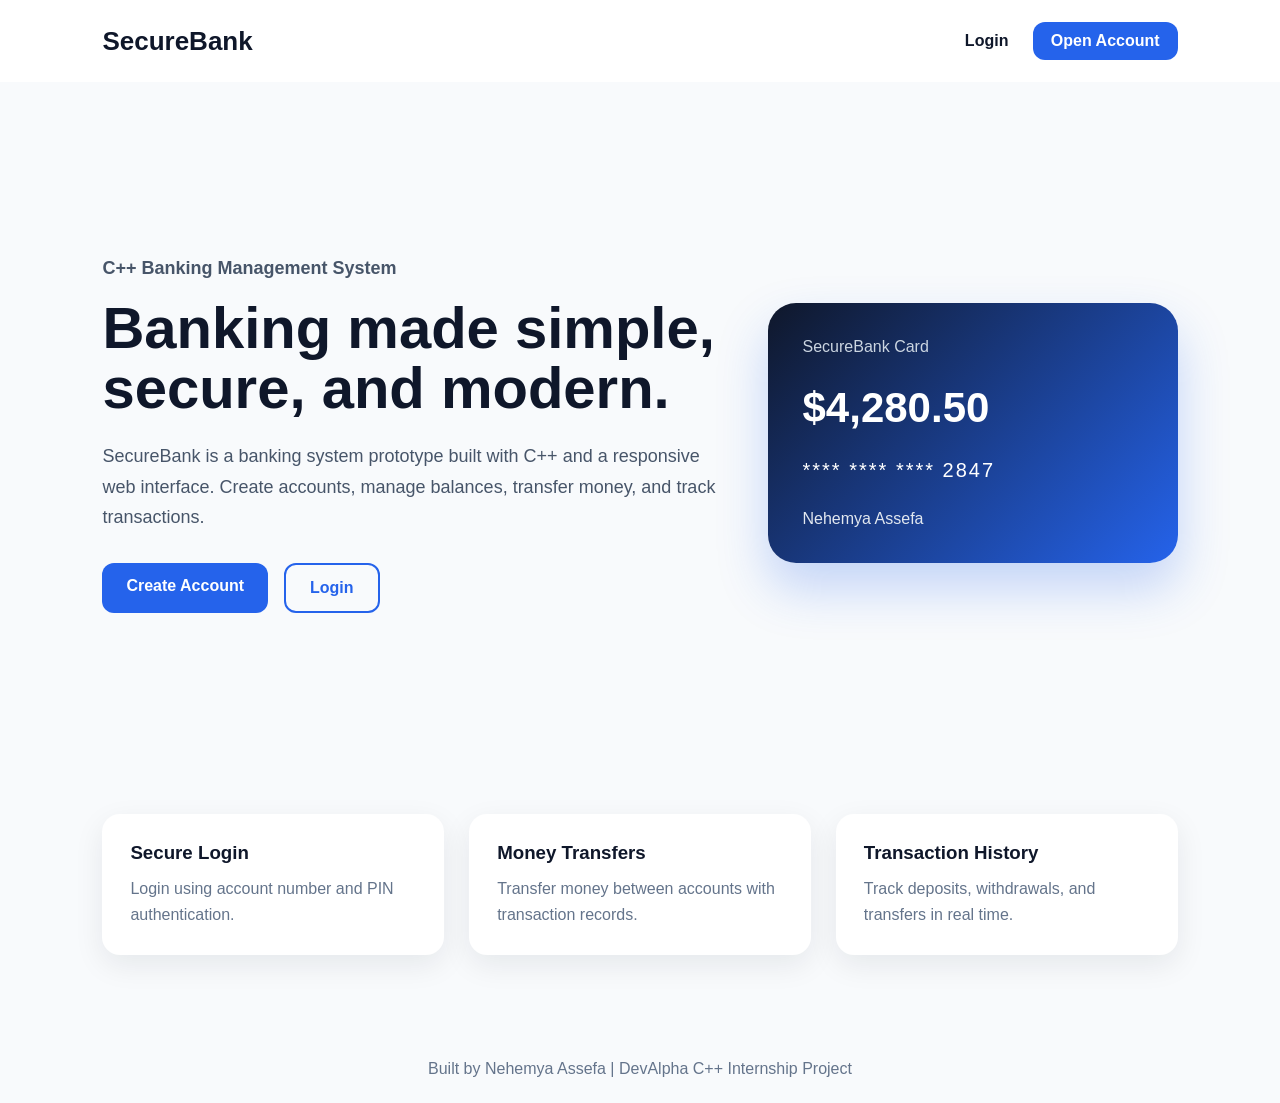
<file: SecureBank/index.html>
<!DOCTYPE html>
<html lang="en">
<head>
  <meta charset="UTF-8" />
  <meta name="viewport" content="width=device-width, initial-scale=1.0" />
  <title>SecureBank | Modern Digital Banking</title>
  <link rel="stylesheet" href="website/css/style.css" />
</head>
<body>
  <nav class="navbar">
    <h2 class="logo">SecureBank</h2>
    <div>
      <a href="login.html">Login</a>
      <a class="btn small" href="signup.html">Open Account</a>
    </div>
  </nav>

  <section class="hero">
    <div class="hero-text">
      <p class="tag">C++ Banking Management System</p>
      <h1>Banking made simple, secure, and modern.</h1>
      <p>
        SecureBank is a banking system prototype built with C++ and a responsive web interface.
        Create accounts, manage balances, transfer money, and track transactions.
      </p>
      <div class="hero-buttons">
        <a class="btn" href="signup.html">Create Account</a>
        <a class="btn outline" href="login.html">Login</a>
      </div>
    </div>

    <div class="bank-card">
      <p>SecureBank Card</p>
      <h2>$4,280.50</h2>
      <span>**** **** **** 2847</span>
      <small>Nehemya Assefa</small>
    </div>
  </section>

  <section class="features">
    <div class="feature-card">
      <h3>Secure Login</h3>
      <p>Login using account number and PIN authentication.</p>
    </div>
    <div class="feature-card">
      <h3>Money Transfers</h3>
      <p>Transfer money between accounts with transaction records.</p>
    </div>
    <div class="feature-card">
      <h3>Transaction History</h3>
      <p>Track deposits, withdrawals, and transfers in real time.</p>
    </div>
  </section>

  <footer>
    <p>Built by Nehemya Assefa | DevAlpha C++ Internship Project</p>
  </footer>
</body>
</html>
</file>
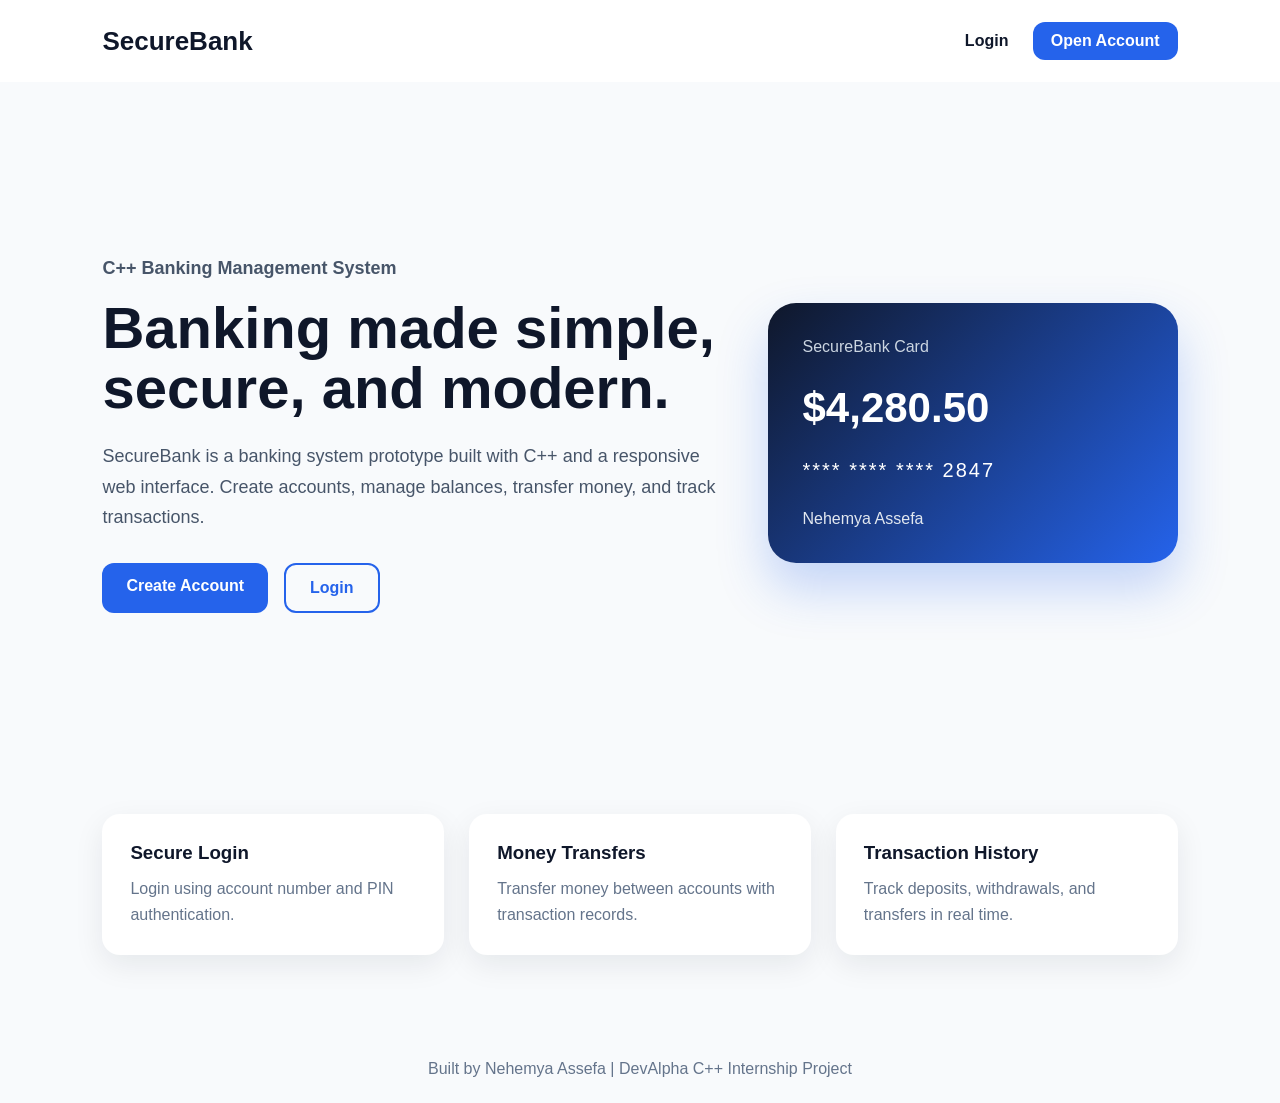
<file: SecureBank/website/index.html>
<!DOCTYPE html>
<html lang="en">
<head>
  <meta charset="UTF-8" />
  <meta name="viewport" content="width=device-width, initial-scale=1.0" />
  <title>SecureBank | Modern Digital Banking</title>
  <link rel="stylesheet" href="css/style.css" />
</head>
<body>
  <nav class="navbar">
    <h2 class="logo">SecureBank</h2>
    <div>
      <a href="login.html">Login</a>
      <a class="btn small" href="signup.html">Open Account</a>
    </div>
  </nav>

  <section class="hero">
    <div class="hero-text">
      <p class="tag">C++ Banking Management System</p>
      <h1>Banking made simple, secure, and modern.</h1>
      <p>
        SecureBank is a banking system prototype built with C++ and a responsive web interface.
        Create accounts, manage balances, transfer money, and track transactions.
      </p>
      <div class="hero-buttons">
        <a class="btn" href="signup.html">Create Account</a>
        <a class="btn outline" href="login.html">Login</a>
      </div>
    </div>

    <div class="bank-card">
      <p>SecureBank Card</p>
      <h2>$4,280.50</h2>
      <span>**** **** **** 2847</span>
      <small>Nehemya Assefa</small>
    </div>
  </section>

  <section class="features">
    <div class="feature-card">
      <h3>Secure Login</h3>
      <p>Login using account number and PIN authentication.</p>
    </div>
    <div class="feature-card">
      <h3>Money Transfers</h3>
      <p>Transfer money between accounts with transaction records.</p>
    </div>
    <div class="feature-card">
      <h3>Transaction History</h3>
      <p>Track deposits, withdrawals, and transfers in real time.</p>
    </div>
  </section>

  <footer>
    <p>Built by Nehemya Assefa | DevAlpha C++ Internship Project</p>
  </footer>
</body>
</html>
</file>
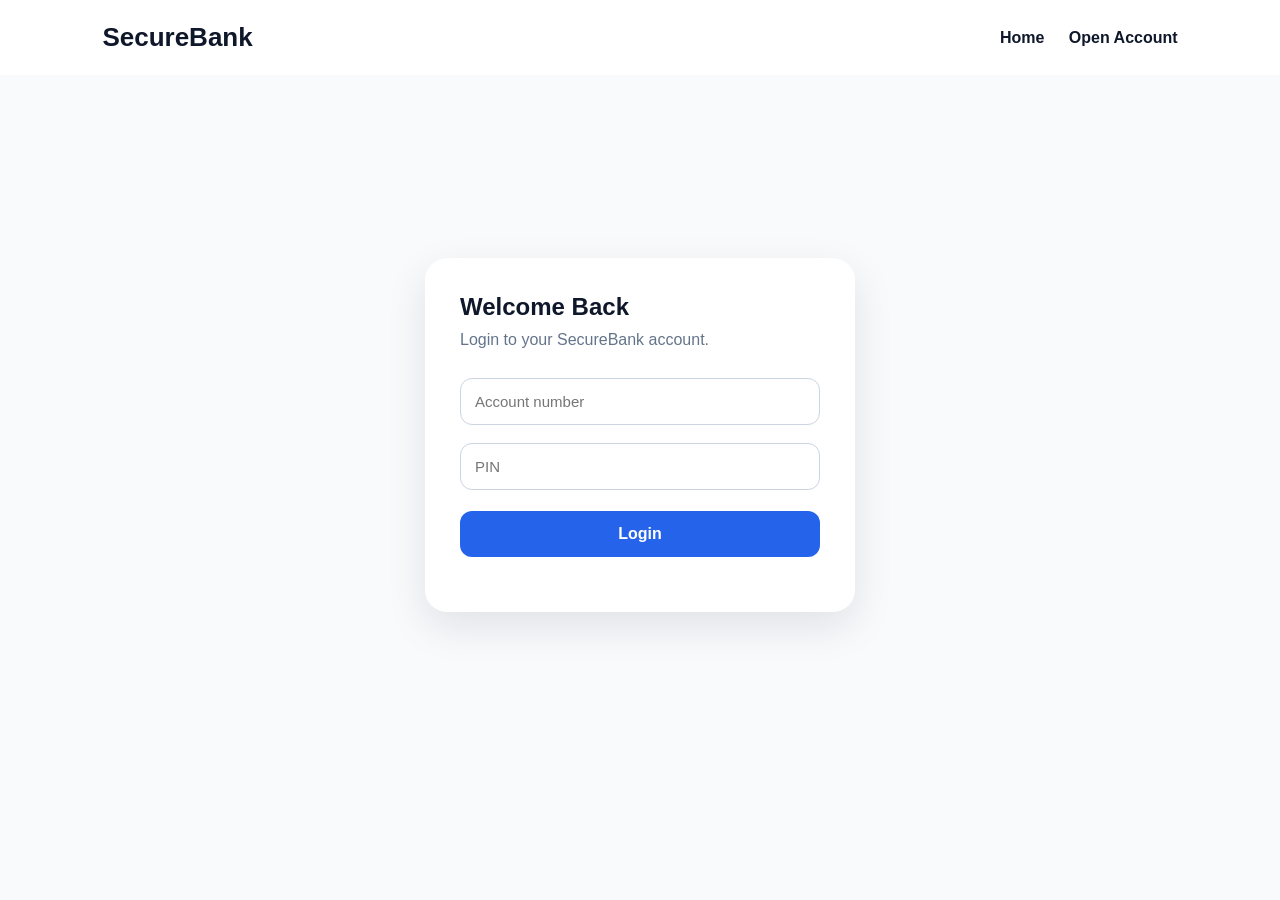
<file: SecureBank/dashboard.html>
<!DOCTYPE html>
<html lang="en">
<head>
  <meta charset="UTF-8" />
  <meta name="viewport" content="width=device-width, initial-scale=1.0" />
  <title>Dashboard | SecureBank</title>
  <link rel="stylesheet" href="css/style.css" />
</head>
<body class="dark-app">
  <div class="app-layout">
    <aside class="sidebar">
      <h2>SecureBank</h2>
      <a href="dashboard.html">Dashboard</a>
      <a href="#">Transfers</a>
      <a href="#">Transactions</a>
      <a href="#">Settings</a>
      <button onclick="logout()">Logout</button>
    </aside>

    <main class="dashboard-main">
      <section class="dashboard-header">
        <div>
          <p>Welcome back</p>
          <h1 id="userName">User</h1>
        </div>
        <div class="profile-circle">SB</div>
      </section>

      <section class="dashboard-grid">
        <div class="balance-card">
          <p>Total Balance</p>
          <h2 id="balance">$0.00</h2>
          <span>SecureBank Checking</span>
        </div>

        <div class="virtual-card">
          <p>SecureBank Card</p>
          <h3>**** **** **** 2847</h3>
          <span id="cardName">Account Holder</span>
        </div>

        <div class="action-card">
          <h3>Quick Actions</h3>
          <input type="number" id="amount" placeholder="Amount" />
          <button onclick="depositMoney()">Deposit</button>
          <button onclick="withdrawMoney()">Withdraw</button>
        </div>

        <div class="action-card">
          <h3>Transfer Money</h3>
          <input type="number" id="receiverAccount" placeholder="Receiver account number" />
          <input type="number" id="transferAmount" placeholder="Amount" />
          <button onclick="transferMoney()">Transfer</button>
        </div>

        <div class="transactions-card">
          <h3>Recent Transactions</h3>
          <ul id="transactions"></ul>
        </div>

        <div class="chart-card">
          <h3>Weekly Activity</h3>
          <div class="bars">
            <span style="height: 50%"></span>
            <span style="height: 75%"></span>
            <span style="height: 40%"></span>
            <span style="height: 90%"></span>
            <span style="height: 60%"></span>
          </div>
        </div>
      </section>
    </main>
  </div>

  <script src="js/script.js"></script>
</body>
</html>
</file>
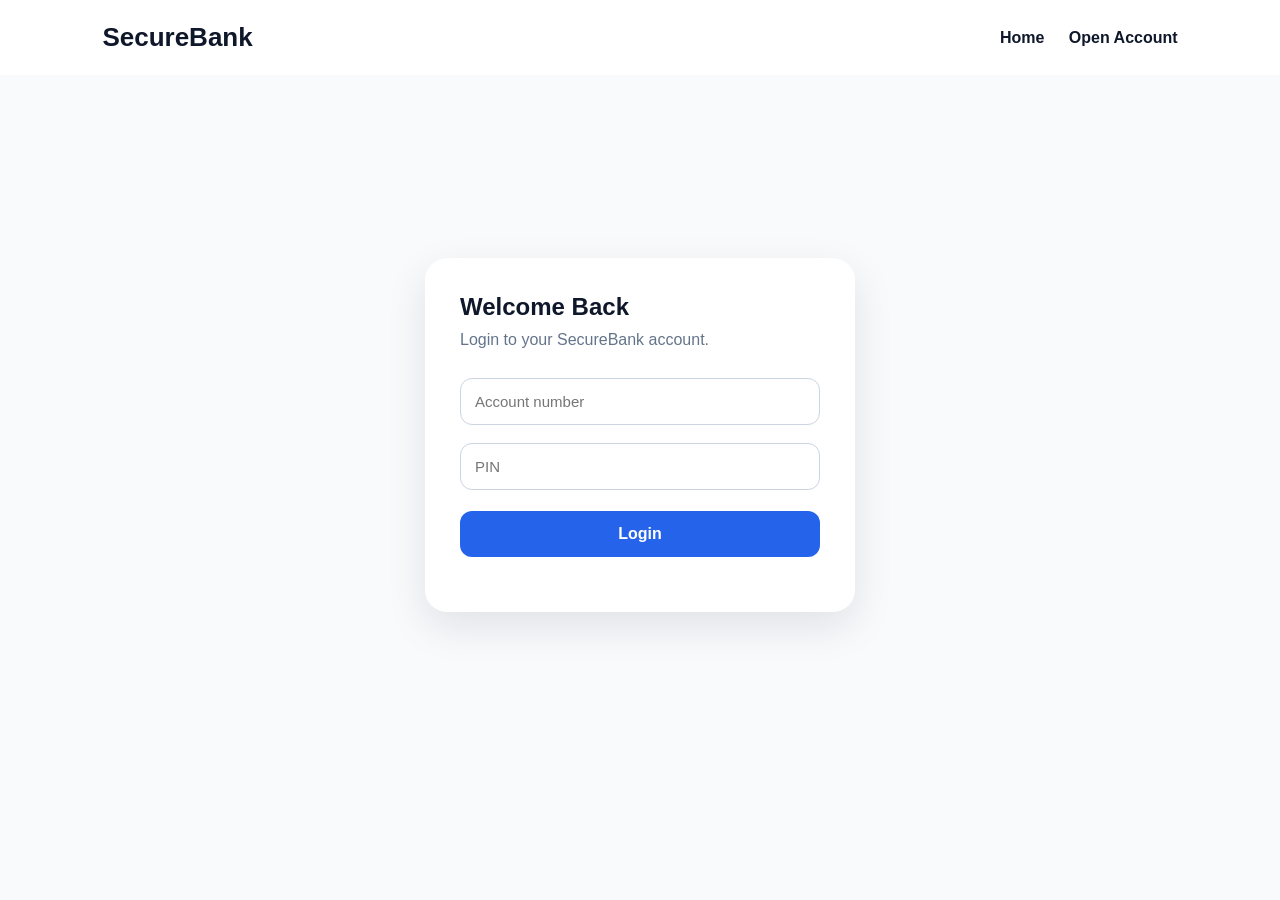
<file: SecureBank/login.html>
<!DOCTYPE html>
<html lang="en">
<head>
  <meta charset="UTF-8" />
  <meta name="viewport" content="width=device-width, initial-scale=1.0" />
  <title>Login | SecureBank</title>
  <link rel="stylesheet" href="css/style.css" />
</head>
<body>
  <nav class="navbar">
    <h2 class="logo">SecureBank</h2>
    <div>
      <a href="index.html">Home</a>
      <a href="signup.html">Open Account</a>
    </div>
  </nav>

  <section class="form-page">
    <div class="form-card">
      <h1>Welcome Back</h1>
      <p>Login to your SecureBank account.</p>

      <input type="number" id="loginAccount" placeholder="Account number" />
      <input type="password" id="loginPin" placeholder="PIN" />

      <button onclick="login()">Login</button>

      <p id="loginResult"></p>
    </div>
  </section>

  <script src="website/js/script.js"></script>
</body>
</html>
</file>
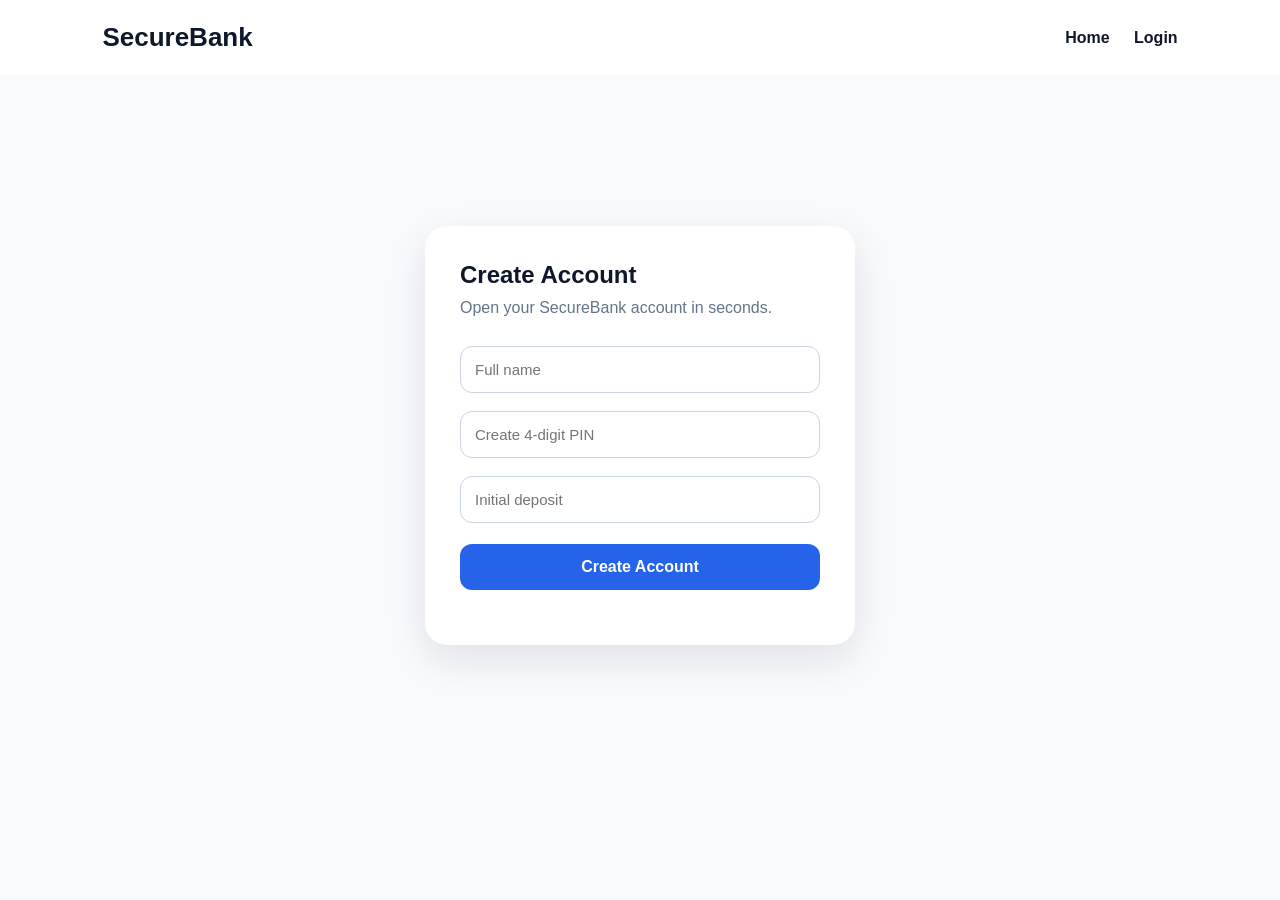
<file: SecureBank/signup.html>
<!DOCTYPE html>
<html lang="en">
<head>
  <meta charset="UTF-8" />
  <meta name="viewport" content="width=device-width, initial-scale=1.0" />
  <title>Create Account | SecureBank</title>
  <link rel="stylesheet" href="css/style.css" />
</head>
<body>
  <nav class="navbar">
    <h2 class="logo">SecureBank</h2>
    <div>
      <a href="index.html">Home</a>
      <a href="login.html">Login</a>
    </div>
  </nav>

  <section class="form-page">
    <div class="form-card">
      <h1>Create Account</h1>
      <p>Open your SecureBank account in seconds.</p>

      <input type="text" id="name" placeholder="Full name" />
      <input type="password" id="pin" placeholder="Create 4-digit PIN" />
      <input type="number" id="deposit" placeholder="Initial deposit" />

      <button onclick="createAccount()">Create Account</button>

      <p id="accountResult"></p>
    </div>
  </section>

  <script src="js/script.js"></script>
</body>
</html>
</file>
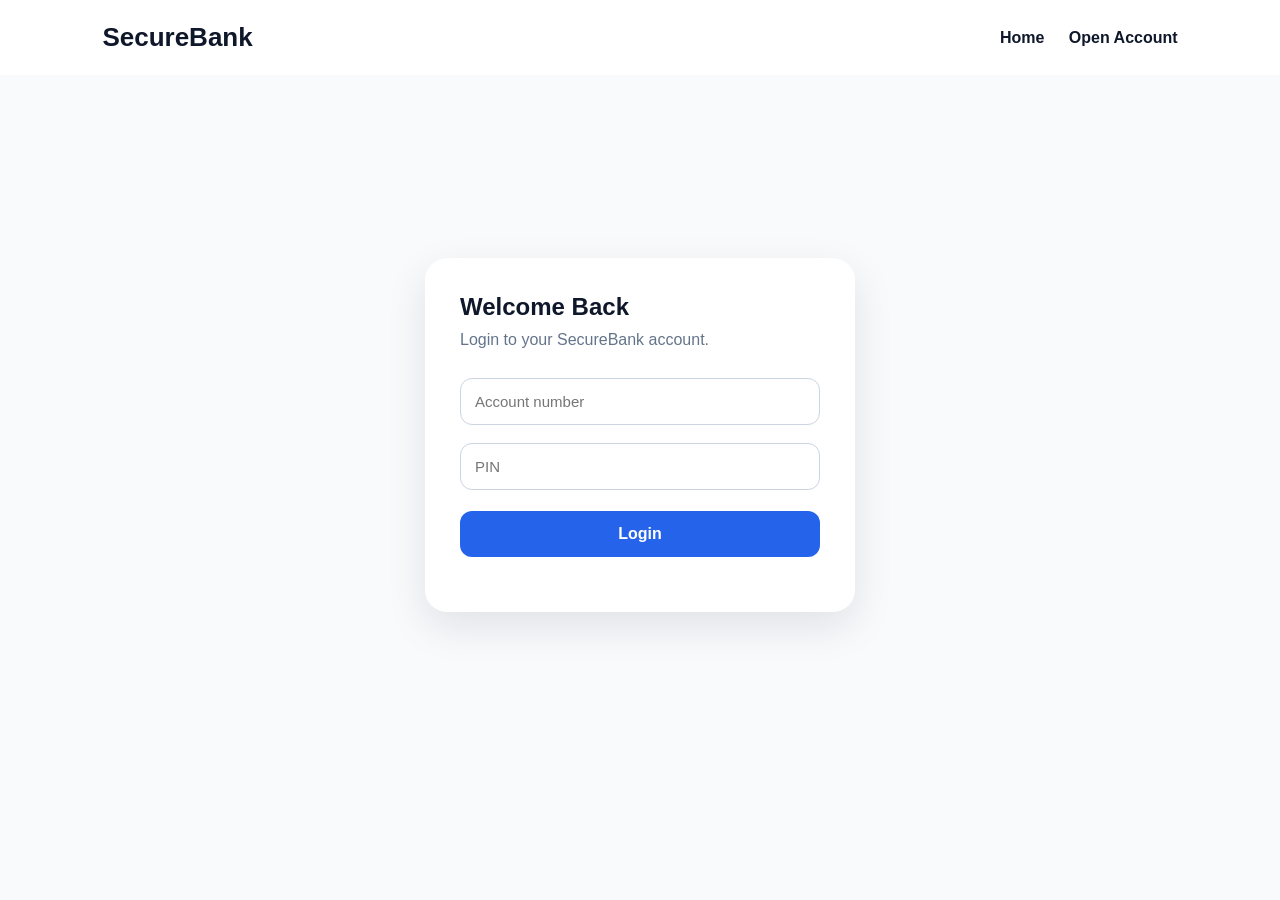
<file: SecureBank/website/dashboard.html>
<!DOCTYPE html>
<html lang="en">
<head>
  <meta charset="UTF-8" />
  <meta name="viewport" content="width=device-width, initial-scale=1.0" />
  <title>Dashboard | SecureBank</title>
  <link rel="stylesheet" href="css/style.css" />
</head>
<body class="dark-app">
  <div class="app-layout">
    <aside class="sidebar">
      <h2>SecureBank</h2>
      <a href="dashboard.html">Dashboard</a>
      <a href="#">Transfers</a>
      <a href="#">Transactions</a>
      <a href="#">Settings</a>
      <button onclick="logout()">Logout</button>
    </aside>

    <main class="dashboard-main">
      <section class="dashboard-header">
        <div>
          <p>Welcome back</p>
          <h1 id="userName">User</h1>
        </div>
        <div class="profile-circle">SB</div>
      </section>

      <section class="dashboard-grid">
        <div class="balance-card">
          <p>Total Balance</p>
          <h2 id="balance">$0.00</h2>
          <span>SecureBank Checking</span>
        </div>

        <div class="virtual-card">
          <p>SecureBank Card</p>
          <h3>**** **** **** 2847</h3>
          <span id="cardName">Account Holder</span>
        </div>

        <div class="action-card">
          <h3>Quick Actions</h3>
          <input type="number" id="amount" placeholder="Amount" />
          <button onclick="depositMoney()">Deposit</button>
          <button onclick="withdrawMoney()">Withdraw</button>
        </div>

        <div class="action-card">
          <h3>Transfer Money</h3>
          <input type="number" id="receiverAccount" placeholder="Receiver account number" />
          <input type="number" id="transferAmount" placeholder="Amount" />
          <button onclick="transferMoney()">Transfer</button>
        </div>

        <div class="transactions-card">
            <h3>Recent Transactions</h3>
          
            <input
              type="text"
              id="searchTransaction"
              placeholder=" Search transactions..."
              onkeyup="searchTransactions()"
            />
          
            <button onclick="downloadCSV()">Download Statement</button>
          
            <ul id="transactions"></ul>
          </div>

        <div class="chart-card">
          <h3>Weekly Activity</h3>
          <div class="bars">
            <span style="height: 50%"></span>
            <span style="height: 75%"></span>
            <span style="height: 40%"></span>
            <span style="height: 90%"></span>
            <span style="height: 60%"></span>
          </div>
        </div>
      </section>
    </main>
  </div>

  <script src="js/script.js"></script>
</body>
</html>
<div class="stats-card">
    <h3>Account Stats</h3>
    <div class="stats-grid">
      <div>
        <p>Total Transactions</p>
        <h2 id="totalTransactions">0</h2>
      </div>
      <div>
        <p>Deposits</p>
        <h2 id="depositCount">0</h2>
      </div>
      <div>
        <p>Withdrawals</p>
        <h2 id="withdrawCount">0</h2>
      </div>
      <div>
        <p>Transfers</p>
        <h2 id="transferCount">0</h2>
      </div>
    </div>
  </div>
</file>
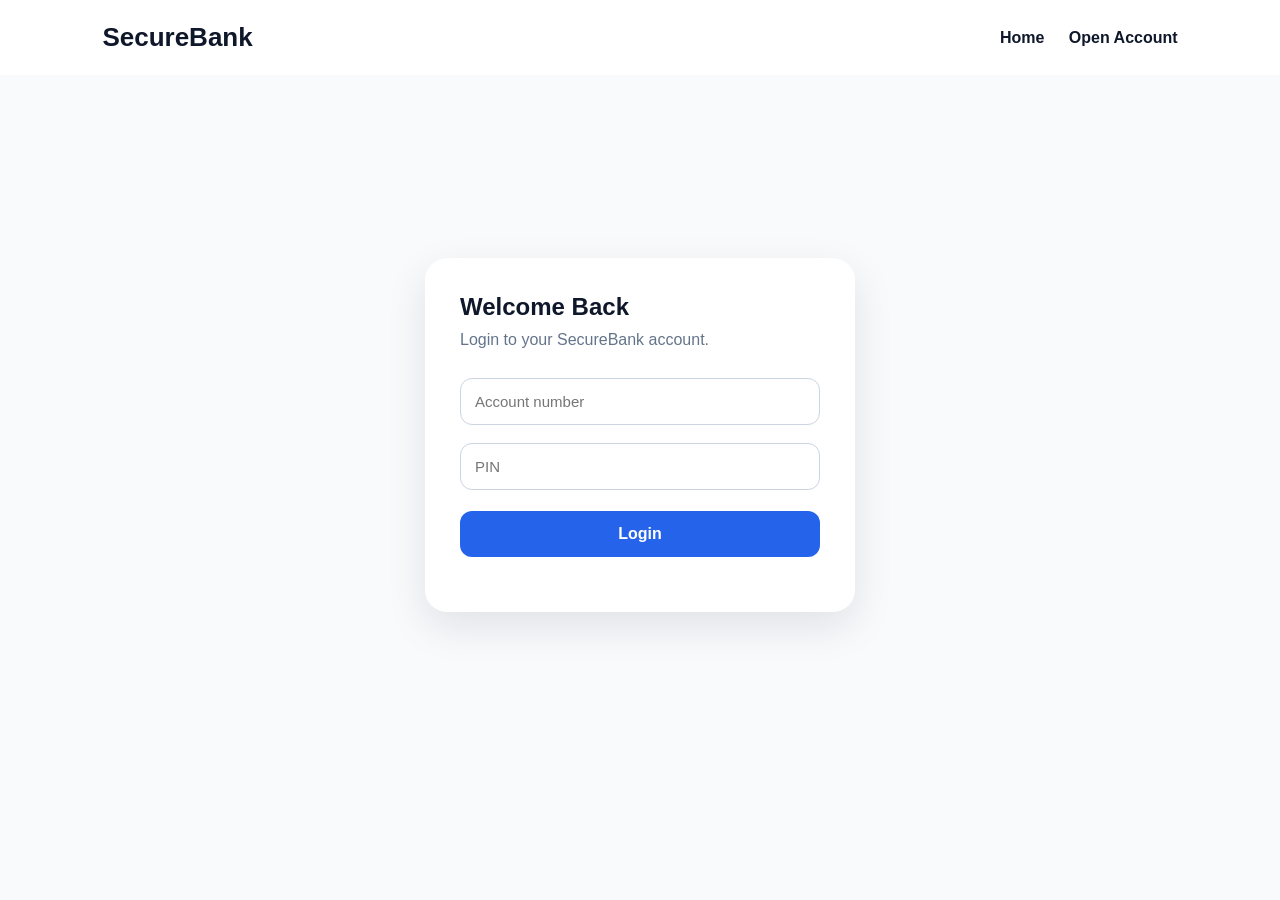
<file: SecureBank/website/login.html>
<!DOCTYPE html>
<html lang="en">
<head>
  <meta charset="UTF-8" />
  <meta name="viewport" content="width=device-width, initial-scale=1.0" />
  <title>Login | SecureBank</title>
  <link rel="stylesheet" href="css/style.css" />
</head>
<body>
  <nav class="navbar">
    <h2 class="logo">SecureBank</h2>
    <div>
      <a href="index.html">Home</a>
      <a href="signup.html">Open Account</a>
    </div>
  </nav>

  <section class="form-page">
    <div class="form-card">
      <h1>Welcome Back</h1>
      <p>Login to your SecureBank account.</p>

      <input type="number" id="loginAccount" placeholder="Account number" />
      <input type="password" id="loginPin" placeholder="PIN" />

      <button onclick="login()">Login</button>

      <p id="loginResult"></p>
    </div>
  </section>

  <script src="js/script.js"></script>
</body>
</html>
</file>
<file: SecureBank/website/css/style.css>
* {
    margin: 0;
    padding: 0;
    box-sizing: border-box;
    font-family: Arial, sans-serif;
  }
  
  body {
    background: #f8fafc;
    color: #0f172a;
  }
  
  .navbar {
    width: 100%;
    padding: 22px 8%;
    display: flex;
    justify-content: space-between;
    align-items: center;
    background: white;
  }
  
  .logo {
    font-size: 26px;
    color: #0f172a;
  }
  
  .navbar a {
    margin-left: 20px;
    text-decoration: none;
    color: #0f172a;
    font-weight: 600;
  }
  
  .btn {
    display: inline-block;
    background: #2563eb;
    color: white !important;
    padding: 14px 24px;
    border-radius: 12px;
    text-decoration: none;
    font-weight: 700;
  }
  
  .btn:hover {
    background: #1d4ed8;
  }
  
  .btn.small {
    padding: 10px 18px;
  }
  
  .btn.outline {
    background: transparent;
    color: #2563eb !important;
    border: 2px solid #2563eb;
  }
  
  .hero {
    min-height: 78vh;
    padding: 70px 8%;
    display: grid;
    grid-template-columns: 1.2fr 0.8fr;
    align-items: center;
    gap: 50px;
  }
  
  .tag {
    color: #2563eb;
    font-weight: 700;
    margin-bottom: 14px;
  }
  
  .hero-text h1 {
    font-size: 58px;
    line-height: 1.05;
    margin-bottom: 22px;
  }
  
  .hero-text p {
    font-size: 18px;
    color: #475569;
    max-width: 620px;
    line-height: 1.7;
  }
  
  .hero-buttons {
    margin-top: 30px;
    display: flex;
    gap: 16px;
  }
  
  .bank-card {
    background: linear-gradient(135deg, #0f172a, #2563eb);
    color: white;
    padding: 35px;
    border-radius: 28px;
    min-height: 260px;
    box-shadow: 0 25px 50px rgba(37, 99, 235, 0.25);
    display: flex;
    flex-direction: column;
    justify-content: space-between;
  }
  
  .bank-card p {
    color: #cbd5e1;
  }
  
  .bank-card h2 {
    font-size: 42px;
  }
  
  .bank-card span {
    font-size: 20px;
    letter-spacing: 2px;
  }
  
  .bank-card small {
    font-size: 16px;
    color: #e2e8f0;
  }
  
  .features {
    padding: 30px 8% 80px;
    display: grid;
    grid-template-columns: repeat(3, 1fr);
    gap: 25px;
  }
  
  .feature-card {
    background: white;
    padding: 28px;
    border-radius: 18px;
    box-shadow: 0 10px 30px rgba(15, 23, 42, 0.08);
  }
  
  .feature-card h3 {
    margin-bottom: 12px;
  }
  
  .feature-card p {
    color: #64748b;
    line-height: 1.6;
  }
  
  footer {
    text-align: center;
    padding: 25px;
    color: #64748b;
  }
  
  @media (max-width: 850px) {
    .hero {
      grid-template-columns: 1fr;
      padding-top: 45px;
    }
  
    .hero-text h1 {
      font-size: 42px;
    }
  
    .features {
      grid-template-columns: 1fr;
    }
  
    .hero-buttons {
      flex-direction: column;
    }
  }
    
  .form-page {
    min-height: 80vh;
    display: flex;
    justify-content: center;
    align-items: center;
    padding: 40px 8%;
  }
  
  .form-card {
    background: white;
    width: 100%;
    max-width: 430px;
    padding: 35px;
    border-radius: 22px;
    box-shadow: 0 15px 40px rgba(15, 23, 42, 0.1);
  }
  
  .form-card h1 {
    margin-bottom: 10px;
  }
  
  .form-card p {
    color: #64748b;
    margin-bottom: 20px;
  }
  
  .form-card input {
    width: 100%;
    padding: 14px;
    margin: 9px 0;
    border: 1px solid #cbd5e1;
    border-radius: 12px;
    font-size: 15px;
  }
  
  .form-card button {
    width: 100%;
    padding: 14px;
    margin-top: 12px;
    border: none;
    border-radius: 12px;
    background: #2563eb;
    color: white;
    font-size: 16px;
    font-weight: 700;
    cursor: pointer;
  }
  .dark-app {
    background: #020617;
    color: white;
  }
  
  .app-layout {
    min-height: 100vh;
    display: grid;
    grid-template-columns: 250px 1fr;
  }
  
  .sidebar {
    background: rgba(15, 23, 42, 0.95);
    padding: 30px;
    display: flex;
    flex-direction: column;
    gap: 18px;
  }
  
  .sidebar h2 {
    margin-bottom: 30px;
  }
  
  .sidebar a,
  .sidebar button {
    color: #cbd5e1;
    text-decoration: none;
    background: transparent;
    border: none;
    text-align: left;
    font-size: 16px;
    cursor: pointer;
  }
  
  .dashboard-main {
    padding: 35px;
  }
  
  .dashboard-header {
    display: flex;
    justify-content: space-between;
    align-items: center;
    margin-bottom: 35px;
  }
  
  .dashboard-header p {
    color: #94a3b8;
  }
  
  .dashboard-header h1 {
    font-size: 36px;
  }
  
  .profile-circle {
    background: linear-gradient(135deg, #7c3aed, #2563eb);
    width: 52px;
    height: 52px;
    border-radius: 50%;
    display: grid;
    place-items: center;
    font-weight: bold;
  }
  
  .dashboard-grid {
    display: grid;
    grid-template-columns: repeat(2, 1fr);
    gap: 24px;
  }
  
  .balance-card,
  .virtual-card,
  .action-card,
  .transactions-card,
  .chart-card {
    background: rgba(15, 23, 42, 0.9);
    border: 1px solid rgba(148, 163, 184, 0.18);
    border-radius: 24px;
    padding: 28px;
  }
  
  .balance-card {
    background: linear-gradient(135deg, #2563eb, #7c3aed);
  }
  
  .balance-card h2 {
    font-size: 46px;
    margin: 15px 0;
  }
  
  .virtual-card {
    background: linear-gradient(135deg, #111827, #334155);
  }
  
  .virtual-card h3 {
    margin: 35px 0;
    letter-spacing: 3px;
  }
  
  .action-card input {
    width: 100%;
    padding: 13px;
    margin: 8px 0;
    border-radius: 12px;
    border: none;
  }
  
  .action-card button {
    width: 100%;
    padding: 13px;
    margin-top: 9px;
    border: none;
    border-radius: 12px;
    background: #2563eb;
    color: white;
    font-weight: bold;
    cursor: pointer;
  }
  
  .transactions-card ul {
    list-style: none;
    padding: 0;
    margin-top: 15px;
  }
  
  .transactions-card li {
    padding: 12px 0;
    border-bottom: 1px solid rgba(148, 163, 184, 0.2);
    color: #cbd5e1;
  }
  
  .bars {
    height: 170px;
    display: flex;
    align-items: end;
    gap: 14px;
    margin-top: 25px;
  }
  
  .bars span {
    flex: 1;
    background: linear-gradient(180deg, #7c3aed, #2563eb);
    border-radius: 12px 12px 0 0;
  }
  
  @media (max-width: 850px) {
    .app-layout {
      grid-template-columns: 1fr;
    }
  
    .sidebar {
      flex-direction: row;
      overflow-x: auto;
    }
  
    .dashboard-grid {
      grid-template-columns: 1fr;
    }
  }
  .transactions-card input {
    width: 100%;
    padding: 12px;
    margin: 15px 0;
    border-radius: 10px;
    border: none;
    background: #1e293b;
    color: white;
}

.transactions-card input::placeholder {
    color: #94a3b8;
}
.stats-card {
    background: rgba(15, 23, 42, 0.9);
    border: 1px solid rgba(148, 163, 184, 0.18);
    border-radius: 24px;
    padding: 28px;
  }
  
  .stats-grid {
    margin-top: 18px;
    display: grid;
    grid-template-columns: repeat(2, 1fr);
    gap: 18px;
  }
  
  .stats-grid div {
    background: #1e293b;
    padding: 18px;
    border-radius: 16px;
  }
  
  .stats-grid p {
    color: #94a3b8;
    font-size: 14px;
  }
  
  .stats-grid h2 {
    margin-top: 8px;
  }
  .transactions-card button {
    width: 100%;
    padding: 12px;
    margin-bottom: 15px;
    border: none;
    border-radius: 12px;
    background: linear-gradient(135deg, #7c3aed, #2563eb);
    color: white;
    font-weight: bold;
    cursor: pointer;
  }
  
  .transactions-card button:hover {
    opacity: 0.9;
  }
</file>
<file: SecureBank/css/style.css>
* {
    margin: 0;
    padding: 0;
    box-sizing: border-box;
    font-family: Arial, sans-serif;
  }
  
  body {
    background: #f8fafc;
    color: #0f172a;
  }
  
  .navbar {
    width: 100%;
    padding: 22px 8%;
    display: flex;
    justify-content: space-between;
    align-items: center;
    background: white;
  }
  
  .logo {
    font-size: 26px;
    color: #0f172a;
  }
  
  .navbar a {
    margin-left: 20px;
    text-decoration: none;
    color: #0f172a;
    font-weight: 600;
  }
  
  .btn {
    display: inline-block;
    background: #2563eb;
    color: white !important;
    padding: 14px 24px;
    border-radius: 12px;
    text-decoration: none;
    font-weight: 700;
  }
  
  .btn:hover {
    background: #1d4ed8;
  }
  
  .btn.small {
    padding: 10px 18px;
  }
  
  .btn.outline {
    background: transparent;
    color: #2563eb !important;
    border: 2px solid #2563eb;
  }
  
  .hero {
    min-height: 78vh;
    padding: 70px 8%;
    display: grid;
    grid-template-columns: 1.2fr 0.8fr;
    align-items: center;
    gap: 50px;
  }
  
  .tag {
    color: #2563eb;
    font-weight: 700;
    margin-bottom: 14px;
  }
  
  .hero-text h1 {
    font-size: 58px;
    line-height: 1.05;
    margin-bottom: 22px;
  }
  
  .hero-text p {
    font-size: 18px;
    color: #475569;
    max-width: 620px;
    line-height: 1.7;
  }
  
  .hero-buttons {
    margin-top: 30px;
    display: flex;
    gap: 16px;
  }
  
  .bank-card {
    background: linear-gradient(135deg, #0f172a, #2563eb);
    color: white;
    padding: 35px;
    border-radius: 28px;
    min-height: 260px;
    box-shadow: 0 25px 50px rgba(37, 99, 235, 0.25);
    display: flex;
    flex-direction: column;
    justify-content: space-between;
  }
  
  .bank-card p {
    color: #cbd5e1;
  }
  
  .bank-card h2 {
    font-size: 42px;
  }
  
  .bank-card span {
    font-size: 20px;
    letter-spacing: 2px;
  }
  
  .bank-card small {
    font-size: 16px;
    color: #e2e8f0;
  }
  
  .features {
    padding: 30px 8% 80px;
    display: grid;
    grid-template-columns: repeat(3, 1fr);
    gap: 25px;
  }
  
  .feature-card {
    background: white;
    padding: 28px;
    border-radius: 18px;
    box-shadow: 0 10px 30px rgba(15, 23, 42, 0.08);
  }
  
  .feature-card h3 {
    margin-bottom: 12px;
  }
  
  .feature-card p {
    color: #64748b;
    line-height: 1.6;
  }
  
  footer {
    text-align: center;
    padding: 25px;
    color: #64748b;
  }
  
  @media (max-width: 850px) {
    .hero {
      grid-template-columns: 1fr;
      padding-top: 45px;
    }
  
    .hero-text h1 {
      font-size: 42px;
    }
  
    .features {
      grid-template-columns: 1fr;
    }
  
    .hero-buttons {
      flex-direction: column;
    }
  }
    
  .form-page {
    min-height: 80vh;
    display: flex;
    justify-content: center;
    align-items: center;
    padding: 40px 8%;
  }
  
  .form-card {
    background: white;
    width: 100%;
    max-width: 430px;
    padding: 35px;
    border-radius: 22px;
    box-shadow: 0 15px 40px rgba(15, 23, 42, 0.1);
  }
  
  .form-card h1 {
    margin-bottom: 10px;
  }
  
  .form-card p {
    color: #64748b;
    margin-bottom: 20px;
  }
  
  .form-card input {
    width: 100%;
    padding: 14px;
    margin: 9px 0;
    border: 1px solid #cbd5e1;
    border-radius: 12px;
    font-size: 15px;
  }
  
  .form-card button {
    width: 100%;
    padding: 14px;
    margin-top: 12px;
    border: none;
    border-radius: 12px;
    background: #2563eb;
    color: white;
    font-size: 16px;
    font-weight: 700;
    cursor: pointer;
  }
  .dark-app {
    background: #020617;
    color: white;
  }
  
  .app-layout {
    min-height: 100vh;
    display: grid;
    grid-template-columns: 250px 1fr;
  }
  
  .sidebar {
    background: rgba(15, 23, 42, 0.95);
    padding: 30px;
    display: flex;
    flex-direction: column;
    gap: 18px;
  }
  
  .sidebar h2 {
    margin-bottom: 30px;
  }
  
  .sidebar a,
  .sidebar button {
    color: #cbd5e1;
    text-decoration: none;
    background: transparent;
    border: none;
    text-align: left;
    font-size: 16px;
    cursor: pointer;
  }
  
  .dashboard-main {
    padding: 35px;
  }
  
  .dashboard-header {
    display: flex;
    justify-content: space-between;
    align-items: center;
    margin-bottom: 35px;
  }
  
  .dashboard-header p {
    color: #94a3b8;
  }
  
  .dashboard-header h1 {
    font-size: 36px;
  }
  
  .profile-circle {
    background: linear-gradient(135deg, #7c3aed, #2563eb);
    width: 52px;
    height: 52px;
    border-radius: 50%;
    display: grid;
    place-items: center;
    font-weight: bold;
  }
  
  .dashboard-grid {
    display: grid;
    grid-template-columns: repeat(2, 1fr);
    gap: 24px;
  }
  
  .balance-card,
  .virtual-card,
  .action-card,
  .transactions-card,
  .chart-card {
    background: rgba(15, 23, 42, 0.9);
    border: 1px solid rgba(148, 163, 184, 0.18);
    border-radius: 24px;
    padding: 28px;
  }
  
  .balance-card {
    background: linear-gradient(135deg, #2563eb, #7c3aed);
  }
  
  .balance-card h2 {
    font-size: 46px;
    margin: 15px 0;
  }
  
  .virtual-card {
    background: linear-gradient(135deg, #111827, #334155);
  }
  
  .virtual-card h3 {
    margin: 35px 0;
    letter-spacing: 3px;
  }
  
  .action-card input {
    width: 100%;
    padding: 13px;
    margin: 8px 0;
    border-radius: 12px;
    border: none;
  }
  
  .action-card button {
    width: 100%;
    padding: 13px;
    margin-top: 9px;
    border: none;
    border-radius: 12px;
    background: #2563eb;
    color: white;
    font-weight: bold;
    cursor: pointer;
  }
  
  .transactions-card ul {
    list-style: none;
    padding: 0;
    margin-top: 15px;
  }
  
  .transactions-card li {
    padding: 12px 0;
    border-bottom: 1px solid rgba(148, 163, 184, 0.2);
    color: #cbd5e1;
  }
  
  .bars {
    height: 170px;
    display: flex;
    align-items: end;
    gap: 14px;
    margin-top: 25px;
  }
  
  .bars span {
    flex: 1;
    background: linear-gradient(180deg, #7c3aed, #2563eb);
    border-radius: 12px 12px 0 0;
  }
  
  @media (max-width: 850px) {
    .app-layout {
      grid-template-columns: 1fr;
    }
  
    .sidebar {
      flex-direction: row;
      overflow-x: auto;
    }
  
    .dashboard-grid {
      grid-template-columns: 1fr;
    }
  }
</file>
